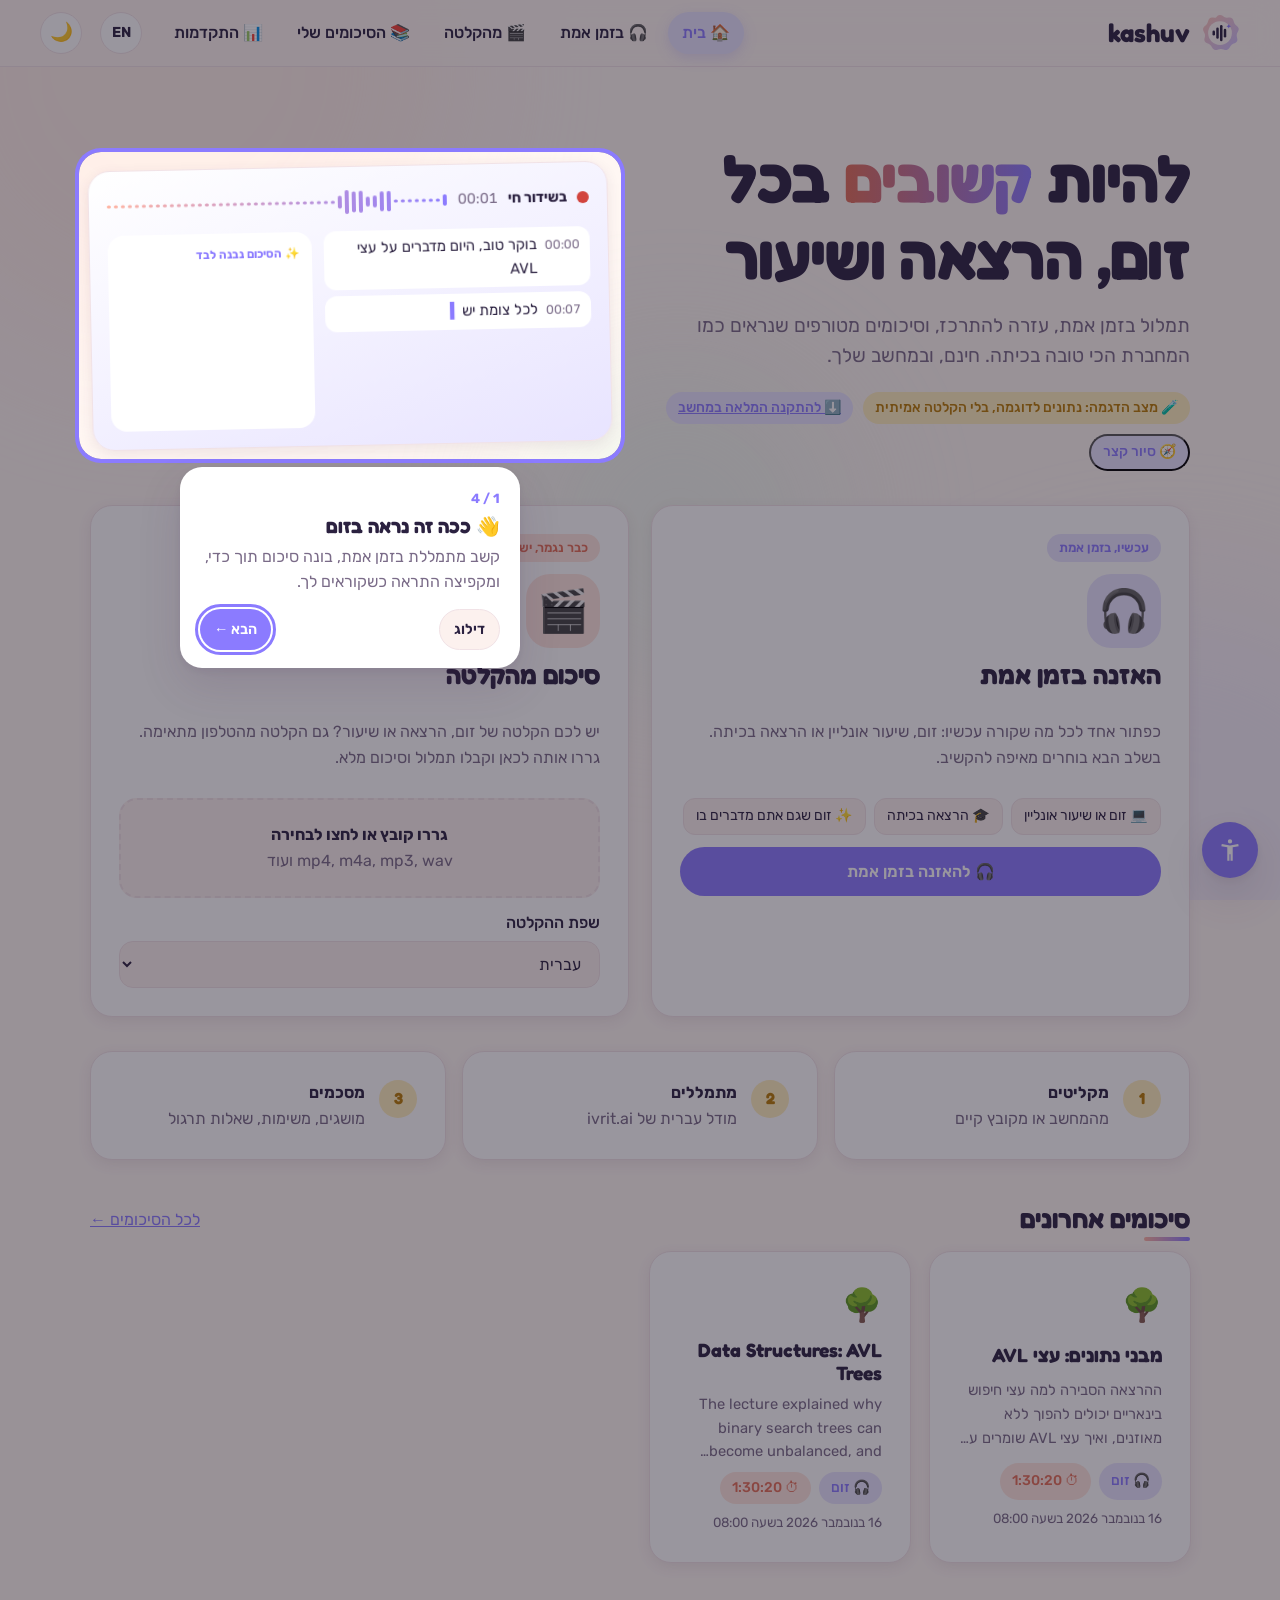
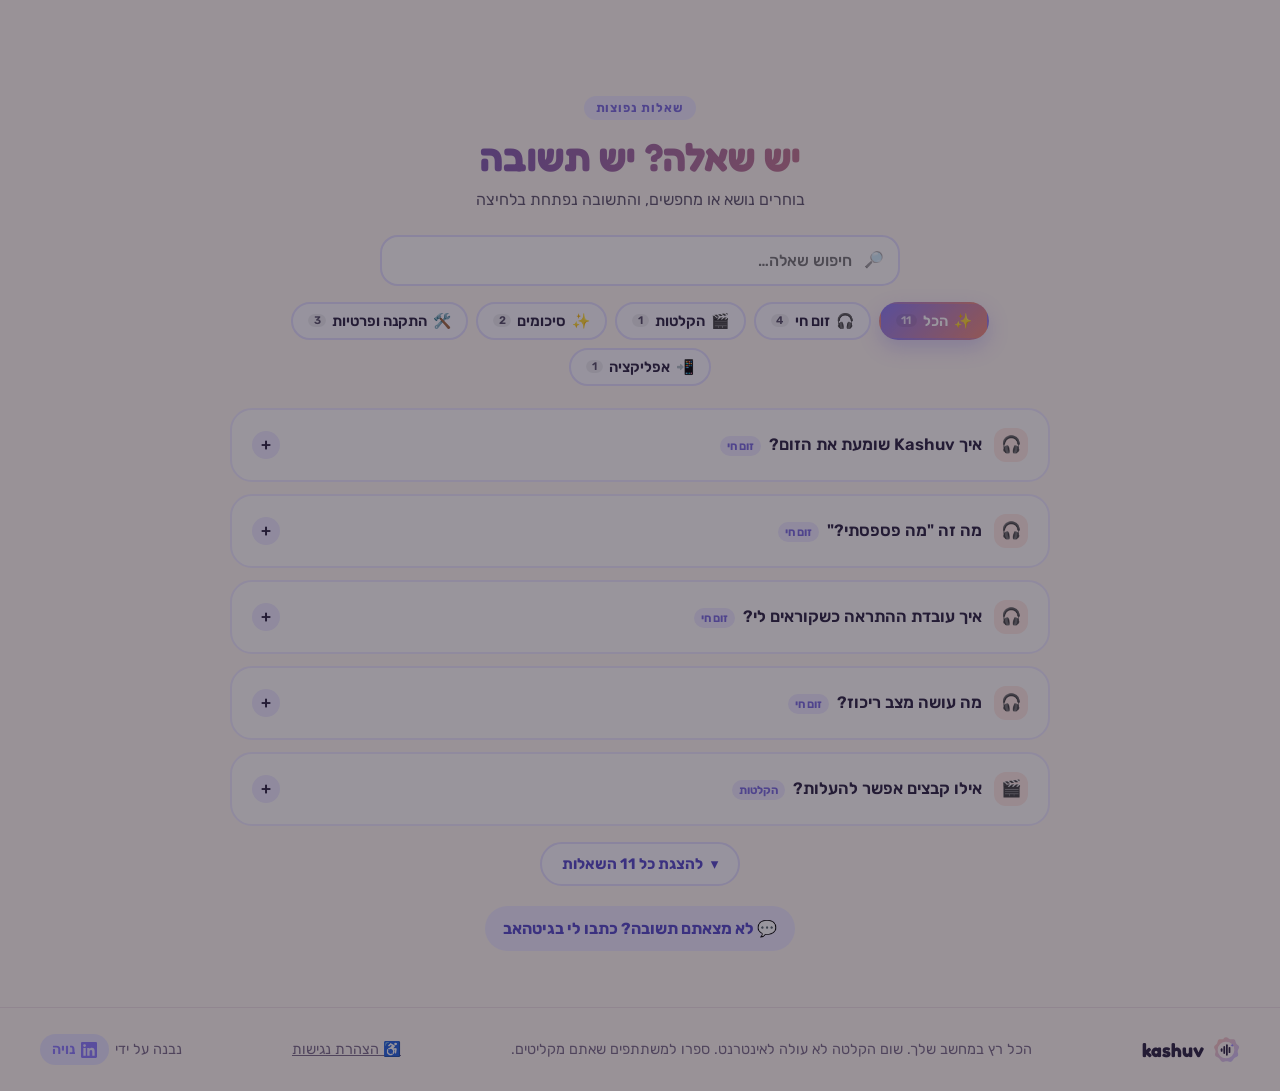
<file: index.html>
<!doctype html>
<html lang="he" dir="rtl">
<head>
  <meta charset="utf-8">
  <meta name="viewport" content="width=device-width, initial-scale=1, viewport-fit=cover">
  <title>Kashuv</title>
  <meta name="description" content="תמלול זומים, עזרה להתרכז וסיכומים מטורפים. חינם ובמחשב שלך.">
  <link rel="icon" href="static/logo.svg" type="image/svg+xml">
  <link rel="manifest" href="static/manifest.webmanifest">
  <link rel="apple-touch-icon" href="static/icons/icon-180.png">
  <meta name="theme-color" content="#8B7CF6">
  <meta name="application-name" content="Kashuv">
  <meta property="og:title" content="Kashuv · להיות קשובים בכל זום">
  <meta property="og:description" content="תמלול זומים בזמן אמת, עזרה להתרכז וסיכומים מטורפים. חינם ובמחשב שלך.">
  <meta property="og:image" content="https://noyaadivi.github.io/kashuv/docs/images/social-preview-he.jpg">
  <meta name="twitter:card" content="summary_large_image">
  <link rel="preconnect" href="https://fonts.googleapis.com">
  <link rel="preconnect" href="https://fonts.gstatic.com" crossorigin>
  <link href="https://fonts.googleapis.com/css2?family=Fredoka:wght@500;600;700&family=Rubik:wght@400;500;600;700&display=swap" rel="stylesheet">
  <script>
    // apply saved theme and accessibility settings before the first paint
    try {
      const p = JSON.parse(localStorage.getItem('kashuv-prefs') || '{}');
      if (p.theme) document.documentElement.dataset.theme = p.theme;
      for (const k of ['contrast', 'still', 'links', 'plain']) if (p[k]) document.documentElement.classList.add('a11y-' + k);
      if (p.size) document.documentElement.style.setProperty('--scale', p.size);
      if (localStorage.getItem('kashuv-lang') === 'en') { document.documentElement.lang = 'en'; document.documentElement.dir = 'ltr'; }
    } catch (e) {}
  </script>
  <link rel="stylesheet" href="static/style.css">
</head>
<body>
  <a href="#main" class="skip" data-en="Skip to content">דילוג לתוכן</a>
  <div class="blobs" aria-hidden="true"><i></i><i></i><i></i></div>

  <header class="site-head">
    <a href="#/" class="brand" aria-label="Kashuv, דף הבית" data-en-label="Kashuv, home page">
      <img src="static/logo.svg" alt="" width="40" height="40">
      <span>kashuv</span>
    </a>
    <nav aria-label="ניווט ראשי" data-en-label="Main navigation">
      <a href="#/" data-nav="home"><span aria-hidden="true">🏠</span> <span data-en="Home">בית</span></a>
      <a href="#/live" data-nav="live"><span aria-hidden="true">🎧</span> <span data-en="Live">בזמן אמת</span></a>
      <a href="#/upload" data-nav="upload"><span aria-hidden="true">🎬</span> <span data-en="From a recording">מהקלטה</span></a>
      <a href="#/library" data-nav="library"><span aria-hidden="true">📚</span> <span data-en="My summaries">הסיכומים שלי</span></a>
      <a href="#/stats" data-nav="stats"><span aria-hidden="true">📊</span> <span data-en="Progress">התקדמות</span></a>
    </nav>
    <button class="icon-btn" id="lang-btn" type="button" aria-label="עברית / English" style="font-weight:700;font-size:.9rem">EN</button>
    <button class="icon-btn" id="theme" type="button" aria-label="החלפת מצב כהה ובהיר" data-en-label="Toggle dark mode">🌙</button>
  </header>

  <main id="main" tabindex="-1"></main>

  <footer class="site-foot">
    <div class="foot-brand"><img src="static/logo.svg" alt="" width="28" height="28"> kashuv</div>
    <p class="foot-note" data-en="Everything runs on your computer. No recording is uploaded. Tell participants you are recording.">הכל רץ במחשב שלך. שום הקלטה לא עולה לאינטרנט. ספרו למשתתפים שאתם מקליטים.</p>
    <a class="foot-link" href="#/accessibility" data-en="♿ Accessibility statement">♿ הצהרת נגישות</a>
    <p class="foot-credit">
      <span data-en="Built by">נבנה על ידי</span>
      <a class="foot-name" href="https://www.linkedin.com/in/noya-adivi" target="_blank" rel="noopener noreferrer" aria-label="נויה בלינקדאין" data-en-label="Noya on LinkedIn">
        <svg viewBox="0 0 24 24" width="16" height="16" aria-hidden="true"><path fill="currentColor" d="M20.45 20.45h-3.56v-5.57c0-1.33-.02-3.04-1.85-3.04-1.85 0-2.14 1.45-2.14 2.94v5.67H9.34V9h3.42v1.56h.05c.48-.9 1.64-1.85 3.37-1.85 3.6 0 4.27 2.37 4.27 5.46v6.28ZM5.34 7.43a2.06 2.06 0 1 1 0-4.13 2.06 2.06 0 0 1 0 4.13ZM7.12 20.45H3.56V9h3.56v11.45ZM22.22 0H1.77C.79 0 0 .77 0 1.73v20.54C0 23.23.79 24 1.77 24h20.45c.98 0 1.78-.77 1.78-1.73V1.73C24 .77 23.2 0 22.22 0Z"/></svg>
        <span data-en="Noya">נויה</span>
      </a>
    </p>
  </footer>

  <div id="toasts" class="toasts" role="status" aria-live="polite"></div>

  <button id="a11y-btn" class="a11y-btn" type="button" aria-label="תפריט נגישות (אפשר לגרור)" data-en-label="Accessibility menu (draggable)" aria-expanded="false" aria-controls="a11y-panel">
    <svg viewBox="0 0 24 24" width="26" height="26" aria-hidden="true"><path fill="currentColor" d="M12 2a2 2 0 1 1 0 4 2 2 0 0 1 0-4Zm8 6.5-5.5 1V22h-2v-6h-1v6h-2V9.5L4 8.5l.4-2 7.6 1.4 7.6-1.4.4 2Z"/></svg>
  </button>
  <div id="a11y-panel" class="a11y-panel" role="dialog" aria-label="הגדרות נגישות" data-en-label="Accessibility settings" hidden>
    <h2 data-en="Accessibility">נגישות</h2>
    <div class="a11y-size">
      <span data-en="Text size">גודל טקסט</span>
      <button type="button" data-a11y="smaller" aria-label="הקטנת טקסט" data-en-label="Smaller text" data-en="A-">א-</button>
      <button type="button" data-a11y="bigger" aria-label="הגדלת טקסט" data-en-label="Bigger text" data-en="A+">א+</button>
    </div>
    <button type="button" data-a11y="contrast" data-en="◐ High contrast">◐ ניגודיות גבוהה</button>
    <button type="button" data-a11y="still" data-en="⏸ Stop animations">⏸ עצירת אנימציות</button>
    <button type="button" data-a11y="links" data-en="🔗 Highlight links">🔗 הדגשת קישורים</button>
    <button type="button" data-a11y="plain" data-en="🔤 Simple font">🔤 גופן פשוט</button>
    <button type="button" data-a11y="reset" class="ghost" data-en="Reset">איפוס</button>
    <a href="#/accessibility" class="a11y-link" data-en="Accessibility statement">הצהרת נגישות</a>
    <p class="a11y-hint" data-en="Tip: drag the button or move it with the arrow keys">טיפ: אפשר לגרור את הכפתור או להזיז אותו עם החצים</p>
  </div>

  <!-- GitHub Pages demo: sample data, no server. The real app is served by app.py from templates/index.html -->
  <script>window.KASHUV_DEMO = true;</script>
  <script src="static/demo-data.js"></script>
  <script src="static/a11y.js"></script>
  <script src="static/plus.js"></script>
  <script src="static/app.js"></script>
  <script src="static/motion.js"></script>
  <script src="static/faq.js" defer></script>
  <script src="static/noya-app.js" defer data-sw="sw.js" data-repo="https://github.com/NoyaAdivi/kashuv"></script>
</body>
</html>
</file>
<file: static/style.css>
/* Kashuv design: soft peach and lilac pastels, plum ink, rounded Fredoka headings and Rubik text (like Okeat). */
:root {
  --bg: #FFF7F3; --surface: #FFFFFF; --surface-2: #FCF1EE; --ink: #2B2140; --muted: #7A6B88; --line: #F1E2E6;
  --peach: #FFB4A2; --peach-soft: #FFE6DE; --peach-deep: #E36E57;
  --lilac: #8B7BFF; --lilac-soft: #E8E4FF; --mint: #2A9A66; --mint-soft: #D4F4E3; --butter: #B97B05; --butter-soft: #FFEEBD;
  --sky: #2F86C9; --sky-soft: #DCEFFF; --warn: #D2443E; --warn-soft: #FFE3E0;
  --shadow: 0 18px 44px rgba(76, 46, 90, .14), 0 3px 10px rgba(76, 46, 90, .07);
  --shadow-sm: 0 4px 14px rgba(76, 46, 90, .09);
  --font-display: "Fredoka", "Varela Round", "Arial Rounded MT Bold", sans-serif;
  --font-ui: "Rubik", "Assistant", "Segoe UI", Arial, sans-serif;
  --scale: 1; --r: 22px;
  color-scheme: light;
}
@media (prefers-color-scheme: dark) {
  :root:not([data-theme="light"]) {
    --bg: #1D1729; --surface: #271F36; --surface-2: #30273F; --ink: #F4ECFA; --muted: #B6A8C8; --line: #3B3150;
    --peach: #FF9C86; --peach-soft: #43303A; --peach-deep: #FF9C86; --lilac: #ABA2FF; --lilac-soft: #2F2A57;
    --mint: #71D8A5; --mint-soft: #1E3C30; --butter: #F2C258; --butter-soft: #45381A; --sky: #8CC8FF; --sky-soft: #1F3347;
    --warn: #FF8A80; --warn-soft: #452325;
    --shadow: 0 18px 44px rgba(0, 0, 0, .5), 0 3px 10px rgba(0, 0, 0, .3); --shadow-sm: 0 4px 14px rgba(0, 0, 0, .35);
    color-scheme: dark;
  }
}
:root[data-theme="dark"] {
  --bg: #1D1729; --surface: #271F36; --surface-2: #30273F; --ink: #F4ECFA; --muted: #B6A8C8; --line: #3B3150;
  --peach: #FF9C86; --peach-soft: #43303A; --peach-deep: #FF9C86; --lilac: #ABA2FF; --lilac-soft: #2F2A57;
  --mint: #71D8A5; --mint-soft: #1E3C30; --butter: #F2C258; --butter-soft: #45381A; --sky: #8CC8FF; --sky-soft: #1F3347;
  --warn: #FF8A80; --warn-soft: #452325;
  --shadow: 0 18px 44px rgba(0, 0, 0, .5), 0 3px 10px rgba(0, 0, 0, .3); --shadow-sm: 0 4px 14px rgba(0, 0, 0, .35);
  color-scheme: dark;
}

*, *::before, *::after { box-sizing: border-box; }
[hidden] { display: none !important; }
html { font-size: calc(100% * var(--scale)); scroll-behavior: smooth; }
body { margin: 0; min-height: 100vh; display: flex; flex-direction: column; background: var(--bg); color: var(--ink); font-family: var(--font-ui); line-height: 1.6; }
button, input, select, textarea { font: inherit; color: inherit; }
button { cursor: pointer; }
a { color: var(--lilac); }
:focus-visible { outline: 3px solid var(--lilac); outline-offset: 2px; border-radius: 10px; }
h1, h2, h3 { font-family: var(--font-display); line-height: 1.2; margin: 0; }
.skip { position: absolute; inset-inline-start: 12px; top: -60px; background: var(--ink); color: var(--bg); padding: 10px 16px; border-radius: 12px; z-index: 99; }
.skip:focus { top: 12px; }
.vh { position: absolute; width: 1px; height: 1px; overflow: hidden; clip: rect(0 0 0 0); }

/* floating pastel blobs */
.blobs { position: fixed; inset: 0; z-index: -1; overflow: hidden; pointer-events: none; }
.blobs i { position: absolute; width: 46vmax; height: 46vmax; border-radius: 50%; filter: blur(70px); opacity: .45; animation: float 22s ease-in-out infinite alternate; }
.blobs i:nth-child(1) { background: var(--peach-soft); top: -18vmax; inset-inline-end: -10vmax; }
.blobs i:nth-child(2) { background: var(--lilac-soft); bottom: -22vmax; inset-inline-start: -14vmax; animation-delay: -7s; }
.blobs i:nth-child(3) { background: var(--mint-soft); top: 40%; left: 40%; width: 26vmax; height: 26vmax; animation-delay: -12s; opacity: .3; }
@keyframes float { to { transform: translate(6vmax, 4vmax) scale(1.12); } }

/* header and footer */
.site-head { position: sticky; top: 0; z-index: 20; display: flex; align-items: center; gap: 18px; padding: 12px clamp(14px, 4vw, 40px); background: color-mix(in srgb, var(--bg) 78%, transparent); backdrop-filter: blur(14px); border-bottom: 1px solid var(--line); }
.brand { display: flex; align-items: center; gap: 10px; text-decoration: none; color: var(--ink); font-family: var(--font-display); font-weight: 700; font-size: 1.6rem; }
.brand img { transition: transform .5s cubic-bezier(.3, 1.6, .5, 1); }
.brand:hover img { transform: rotate(-14deg) scale(1.08); }
.site-head nav { display: flex; gap: 6px; margin-inline-start: auto; flex-wrap: wrap; }
.site-head nav a { text-decoration: none; color: var(--ink); padding: 8px 14px; border-radius: 999px; font-weight: 500; transition: background .2s; }
.site-head nav a:hover { background: var(--surface-2); }
.site-head nav a[aria-current="page"] { background: var(--lilac-soft); color: var(--lilac); }
.icon-btn { width: 42px; height: 42px; border-radius: 50%; border: 1px solid var(--line); background: var(--surface); font-size: 1.15rem; display: grid; place-items: center; transition: transform .3s; }
.icon-btn:hover { transform: rotate(20deg); }
main { flex: 1; width: min(1180px, 100%); margin: 0 auto; padding: clamp(18px, 4vw, 44px) clamp(14px, 4vw, 40px) 60px; outline: none; }
.site-foot { padding: 26px clamp(14px, 4vw, 40px); border-top: 1px solid var(--line); display: flex; flex-wrap: wrap; gap: 10px 24px; align-items: center; justify-content: space-between; color: var(--muted); font-size: .9rem; }
.foot-brand { display: flex; align-items: center; gap: 8px; font-family: var(--font-display); font-weight: 700; font-size: 1.2rem; color: var(--ink); }
.foot-note { margin: 0; }
.foot-credit { margin: 0; display: flex; align-items: center; gap: 6px; }
.foot-name { display: inline-flex; align-items: center; gap: 6px; padding: 4px 12px; border-radius: 999px; background: var(--lilac-soft); text-decoration: none; font-weight: 600; transition: transform .2s; }
.foot-name:hover { transform: translateY(-2px); }

/* building blocks */
.card { background: var(--surface); border: 1px solid var(--line); border-radius: var(--r); box-shadow: var(--shadow-sm); padding: clamp(18px, 3vw, 28px); }
.btn { display: inline-flex; align-items: center; justify-content: center; gap: 8px; border: 0; border-radius: 999px; padding: 12px 22px; font-weight: 600; background: var(--ink); color: var(--bg); text-decoration: none; transition: transform .2s, box-shadow .2s, background .2s; }
.btn:hover { transform: translateY(-2px); box-shadow: var(--shadow-sm); }
.btn:active { transform: scale(.97); }
.btn.soft { background: var(--surface-2); color: var(--ink); border: 1px solid var(--line); }
.btn.lilac { background: var(--lilac); color: #fff; }
.btn.peach { background: var(--peach); color: #2B2140; }
.btn.danger { background: var(--warn-soft); color: var(--warn); }
.btn.small { padding: 8px 14px; font-size: .9rem; }
.btn:disabled { opacity: .55; pointer-events: none; }
.chip { display: inline-flex; align-items: center; gap: 6px; padding: 5px 12px; border-radius: 999px; background: var(--c-soft, var(--lilac-soft)); color: var(--c, var(--lilac)); font-weight: 500; font-size: .875rem; }
.chips { display: flex; flex-wrap: wrap; gap: 8px; }
.field { display: grid; gap: 6px; font-weight: 500; }
.field input, .field select, .field textarea { border: 1px solid var(--line); background: var(--surface-2); border-radius: 14px; padding: 12px 14px; font-weight: 400; }
.check { display: flex; align-items: center; gap: 10px; }
.check input { width: 20px; height: 20px; accent-color: var(--lilac); }
.muted { color: var(--muted); }
.grid { display: grid; gap: 18px; }
.pop { animation: pop .55s cubic-bezier(.2, 1.3, .4, 1) both; animation-delay: calc(var(--i, 0) * 70ms); }
@keyframes pop { from { opacity: 0; transform: translateY(16px) scale(.97); } }

/* home */
.hero { text-align: center; padding: 30px 0 34px; }
.hero h1 { font-size: clamp(2.2rem, 6vw, 4rem); font-weight: 700; letter-spacing: -.01em; }
.hero h1 em { font-style: normal; background: linear-gradient(90deg, var(--peach-deep), var(--lilac)); -webkit-background-clip: text; background-clip: text; color: transparent; }
.hero p { font-size: 1.2rem; color: var(--muted); max-width: 640px; margin: 16px auto 0; }
.wave { display: inline-flex; gap: 5px; align-items: center; height: 44px; margin-bottom: 16px; }
.wave b { width: 7px; border-radius: 9px; background: linear-gradient(var(--peach), var(--lilac)); animation: bar 1.1s ease-in-out infinite; }
.wave b:nth-child(odd) { animation-delay: -.4s; } .wave b:nth-child(3n) { animation-delay: -.7s; }
@keyframes bar { 0%, 100% { height: 10px; } 50% { height: 42px; } }
.choices { display: grid; grid-template-columns: repeat(auto-fit, minmax(300px, 1fr)); gap: 22px; }
.choice { position: relative; overflow: hidden; display: grid; gap: 12px; align-content: start; transition: transform .3s, box-shadow .3s; }
.choice:hover { transform: translateY(-4px); box-shadow: var(--shadow); }
.choice .big { font-size: 2.6rem; width: 74px; height: 74px; border-radius: 24px; display: grid; place-items: center; background: var(--c-soft); }
.choice h2 { font-size: 1.6rem; }
.choice.peachy { --c-soft: var(--peach-soft); }
.choice.lilacy { --c-soft: var(--lilac-soft); }
.drop { border: 2px dashed var(--line); border-radius: 18px; padding: 22px; text-align: center; background: var(--surface-2); transition: border-color .2s, background .2s; cursor: pointer; }
.drop.over { border-color: var(--lilac); background: var(--lilac-soft); }
.status-row { display: flex; flex-wrap: wrap; gap: 10px; justify-content: center; margin-top: 20px; }
.steps { display: grid; grid-template-columns: repeat(auto-fit, minmax(220px, 1fr)); gap: 16px; margin-top: 34px; }
.step { display: flex; gap: 14px; align-items: flex-start; }
.step .n { flex: none; width: 38px; height: 38px; border-radius: 50%; display: grid; place-items: center; font-family: var(--font-display); font-weight: 700; background: var(--butter-soft); color: var(--butter); }
.section-title { display: flex; align-items: center; justify-content: space-between; gap: 12px; margin: 44px 0 16px; }
.section-title h2 { font-size: 1.6rem; }

/* library cards */
.lib { display: grid; grid-template-columns: repeat(auto-fill, minmax(260px, 1fr)); gap: 18px; }
.lib a { text-decoration: none; color: inherit; display: grid; gap: 8px; transition: transform .25s, box-shadow .25s; }
.lib a:hover { transform: translateY(-4px) rotate(-.4deg); box-shadow: var(--shadow); }
.lib .emo { font-size: 2rem; }
.lib h3 { font-size: 1.2rem; }
.lib p { margin: 0; color: var(--muted); font-size: .92rem; display: -webkit-box; -webkit-line-clamp: 3; -webkit-box-orient: vertical; overflow: hidden; }
.empty { text-align: center; padding: 40px; color: var(--muted); }
.search { width: min(360px, 100%); border: 1px solid var(--line); background: var(--surface); border-radius: 999px; padding: 10px 18px; }

/* progress */
.progress-view { display: grid; place-items: center; gap: 18px; text-align: center; padding: 50px 0; }
.ring { --p: 0; width: 170px; height: 170px; border-radius: 50%; display: grid; place-items: center; background: conic-gradient(var(--lilac) calc(var(--p) * 1%), var(--lilac-soft) 0); transition: --p .4s; position: relative; }
.ring::before { content: ""; position: absolute; inset: 14px; border-radius: 50%; background: var(--bg); }
.ring span { position: relative; font-family: var(--font-display); font-size: 2.2rem; font-weight: 700; }
.bar { width: min(420px, 90%); height: 12px; border-radius: 9px; background: var(--lilac-soft); overflow: hidden; }
.bar i { display: block; height: 100%; width: 0; background: linear-gradient(90deg, var(--peach), var(--lilac)); border-radius: 9px; transition: width .4s; }

/* live */
.live-setup { max-width: 640px; margin: 0 auto; display: grid; gap: 16px; }
.sources { border: 0; padding: 0; margin: 0; display: grid; grid-template-columns: repeat(auto-fit, minmax(160px, 1fr)); gap: 10px; }
.sources legend { font-weight: 500; margin-bottom: 8px; }
.source { position: relative; display: grid; gap: 2px; justify-items: center; text-align: center; padding: 16px 12px; border-radius: 18px; border: 2px solid var(--line); background: var(--surface-2); cursor: pointer; transition: transform .2s, border-color .2s, background .2s; }
.source:hover { transform: translateY(-3px); }
.source input { position: absolute; opacity: 0; pointer-events: none; }
.source .ico { font-size: 1.9rem; transition: transform .4s cubic-bezier(.2, 1.6, .4, 1); }
.source small { color: var(--muted); }
.source:has(input:checked) { border-color: var(--lilac); background: var(--lilac-soft); }
.source:has(input:checked) .ico { transform: scale(1.2) rotate(-8deg); }
.source:has(input:focus-visible) { outline: 3px solid var(--lilac); outline-offset: 2px; }
.note { background: var(--butter-soft); color: var(--ink); border-radius: 16px; padding: 12px 16px; font-size: .93rem; }
.note.warn { background: var(--warn-soft); }
.live-top { position: sticky; top: 72px; z-index: 10; display: flex; flex-wrap: wrap; gap: 12px; align-items: center; margin-bottom: 18px; padding: 14px 18px; }
.orb { width: 18px; height: 18px; border-radius: 50%; background: var(--warn); box-shadow: 0 0 0 0 color-mix(in srgb, var(--warn) 60%, transparent); animation: ping 1.6s infinite; }
.orb.idle { background: var(--muted); animation: none; }
@keyframes ping { 70% { box-shadow: 0 0 0 14px transparent; } 100% { box-shadow: 0 0 0 0 transparent; } }
.timer { font-family: var(--font-display); font-weight: 700; font-size: 1.4rem; font-variant-numeric: tabular-nums; }
.meter { display: flex; gap: 3px; align-items: flex-end; height: 26px; }
.meter b { width: 5px; border-radius: 4px; background: var(--lilac); height: 4px; transition: height .15s; }
.live-tools { display: flex; flex-wrap: wrap; gap: 8px; margin-inline-start: auto; }
.live-grid { display: grid; grid-template-columns: 1.5fr 1fr; gap: 18px; align-items: start; }
.stream { max-height: 64vh; overflow-y: auto; display: grid; gap: 6px; scroll-behavior: smooth; }
.line { display: flex; gap: 12px; padding: 8px 10px; border-radius: 12px; animation: pop .5s both; }
.line time { flex: none; color: var(--muted); font-size: .8rem; font-variant-numeric: tabular-nums; padding-top: 3px; }
.line.hit { background: var(--butter-soft); }
.side { display: grid; gap: 16px; position: sticky; top: 160px; }
.now { background: linear-gradient(135deg, var(--peach-soft), var(--lilac-soft)); border: 0; }
.now h3 { font-size: 1rem; color: var(--muted); font-family: var(--font-ui); font-weight: 500; }
.now p { font-family: var(--font-display); font-size: 1.35rem; font-weight: 600; margin: 6px 0 0; }
.ticks { list-style: none; padding: 0; margin: 10px 0 0; display: grid; gap: 8px; }
.ticks li { display: flex; gap: 10px; animation: pop .5s both; }
.ticks li::before { content: "✦"; color: var(--lilac); }
.missed-box { white-space: pre-line; }
.keys { font-size: .85rem; margin: -6px 0 14px; text-align: center; }
.rename { display: inline-grid; width: 38px; height: 38px; font-size: 1rem; vertical-align: middle; opacity: .55; }
.rename:hover, .rename:focus-visible { opacity: 1; }
body.focus .stream-card, body.focus .site-head nav, body.focus .site-foot { display: none; }
body.focus .live-grid { grid-template-columns: 1fr; max-width: 760px; margin: 0 auto; }
body.focus .now p { font-size: 2rem; }
.flash { animation: flash 1s 3; }
@keyframes flash { 50% { box-shadow: 0 0 0 6px var(--butter); } }

/* summary page */
.sum-hero { position: relative; overflow: hidden; display: grid; gap: 14px; background: linear-gradient(135deg, var(--peach-soft), var(--surface) 45%, var(--lilac-soft)); }
.sum-hero .emo { display: block; width: max-content; font-size: 3.4rem; line-height: 1.3; padding-top: 4px; animation: bob 4s ease-in-out infinite; }
@keyframes bob { 50% { transform: translateY(-6px) rotate(-5deg); } }
.sum-hero h1 { font-size: clamp(1.9rem, 4.5vw, 3rem); }
.tldr { font-size: 1.15rem; margin: 0; max-width: 820px; }
.meta { display: flex; flex-wrap: wrap; gap: 8px; }
.actions { display: flex; flex-wrap: wrap; gap: 8px; }
.player { position: sticky; top: 72px; z-index: 9; margin: 16px 0; display: flex; gap: 12px; align-items: center; padding: 10px 16px; }
.player audio { width: 100%; height: 40px; }
.tabs { display: flex; gap: 6px; overflow-x: auto; padding: 6px; margin: 22px 0 18px; background: var(--surface); border: 1px solid var(--line); border-radius: 999px; scrollbar-width: none; }
.tabs button { flex: none; border: 0; background: none; padding: 9px 16px; border-radius: 999px; font-weight: 500; transition: background .2s, color .2s; }
.tabs button[aria-selected="true"] { background: var(--ink); color: var(--bg); }
.panel[hidden] { display: none; }
.secs { columns: 2 340px; column-gap: 18px; }
.sec { break-inside: avoid; margin-bottom: 18px; border-top: 5px solid var(--c, var(--lilac)); }
.sec:nth-child(4n+1) { --c: var(--peach); } .sec:nth-child(4n+2) { --c: var(--lilac); } .sec:nth-child(4n+3) { --c: var(--mint); } .sec:nth-child(4n) { --c: var(--butter); }
.sec h3 { display: flex; gap: 10px; align-items: center; font-size: 1.3rem; margin-bottom: 10px; }
.sec ul { margin: 0; padding-inline-start: 20px; display: grid; gap: 8px; }
.sec li::marker { color: var(--c); }
.tips { margin-bottom: 18px; background: var(--butter-soft); border: 0; }
.concepts { display: grid; grid-template-columns: repeat(auto-fill, minmax(250px, 1fr)); gap: 14px; }
.concept b { display: block; font-family: var(--font-display); font-size: 1.15rem; color: var(--lilac); margin-bottom: 4px; }
.two { display: grid; grid-template-columns: repeat(auto-fit, minmax(300px, 1fr)); gap: 18px; }
.todo { list-style: none; padding: 0; margin: 12px 0 0; display: grid; gap: 10px; }
.todo label { display: flex; gap: 10px; align-items: flex-start; }
.todo input { width: 20px; height: 20px; accent-color: var(--mint); margin-top: 3px; }
.todo input:checked + span { text-decoration: line-through; color: var(--muted); }
.cards { display: grid; grid-template-columns: repeat(auto-fill, minmax(260px, 1fr)); gap: 16px; }
.flip { perspective: 1000px; height: 200px; border: 0; background: none; padding: 0; text-align: inherit; }
.flip .in { position: relative; width: 100%; height: 100%; transition: transform .6s cubic-bezier(.3, 1.3, .5, 1); transform-style: preserve-3d; }
.flip.on .in { transform: rotateY(180deg); }
.flip .f, .flip .b { position: absolute; inset: 0; backface-visibility: hidden; border-radius: var(--r); padding: 20px; display: grid; place-content: center; text-align: center; gap: 8px; overflow: auto; }
.flip .f { background: var(--surface); border: 1px solid var(--line); box-shadow: var(--shadow-sm); font-weight: 600; }
.flip .b { background: linear-gradient(135deg, var(--mint-soft), var(--lilac-soft)); transform: rotateY(180deg); }
.flip small { color: var(--muted); font-weight: 400; }
.tl { list-style: none; margin: 0; padding: 0; position: relative; display: grid; gap: 14px; }
.tl::before { content: ""; position: absolute; inset-inline-start: 46px; top: 6px; bottom: 6px; width: 3px; border-radius: 3px; background: linear-gradient(var(--peach), var(--lilac)); }
.tl li { display: flex; gap: 22px; align-items: center; }
.tl button { flex: none; width: 92px; border: 0; border-radius: 999px; padding: 6px; background: var(--surface); box-shadow: var(--shadow-sm); font-variant-numeric: tabular-nums; font-weight: 600; position: relative; }
.transcript { display: grid; gap: 2px; max-height: 70vh; overflow-y: auto; }
.seg { display: flex; gap: 12px; padding: 8px 10px; border-radius: 12px; border: 0; background: none; text-align: inherit; transition: background .2s; }
.seg:hover { background: var(--surface-2); }
.seg.cur { background: var(--lilac-soft); }
.seg time { flex: none; color: var(--muted); font-size: .8rem; padding-top: 3px; font-variant-numeric: tabular-nums; }
mark { background: var(--butter-soft); color: inherit; border-radius: 4px; padding: 0 2px; }
.chat { display: grid; gap: 12px; }
.bubble { padding: 12px 16px; border-radius: 18px; max-width: 85%; white-space: pre-line; animation: pop .4s both; }
.bubble.me { background: var(--lilac); color: #fff; justify-self: start; border-end-start-radius: 4px; }
.bubble.ai { background: var(--surface-2); justify-self: end; border-end-end-radius: 4px; }
.ask-row { display: flex; gap: 8px; }
.ask-row input { flex: 1; border: 1px solid var(--line); background: var(--surface-2); border-radius: 999px; padding: 12px 18px; }
.dots::after { content: "..."; animation: dots 1.2s steps(4) infinite; display: inline-block; width: 1.2em; white-space: nowrap; text-align: start; overflow: hidden; vertical-align: bottom; }
@keyframes dots { from { width: 0; } }

/* toasts */
.toasts { position: fixed; bottom: 22px; left: 50%; transform: translateX(-50%); display: grid; gap: 10px; z-index: 60; width: min(440px, 92vw); }
.toast { background: var(--ink); color: var(--bg); padding: 12px 18px; border-radius: 16px; box-shadow: var(--shadow); animation: pop .4s both; }
.toast.alert { background: var(--butter); color: #2B2140; font-weight: 600; }

/* accessibility menu */
.a11y-btn { position: fixed; bottom: 22px; right: 22px; z-index: 70; width: 56px; height: 56px; border-radius: 50%; border: 0; background: var(--lilac); color: #fff; box-shadow: var(--shadow); display: grid; place-items: center; touch-action: none; cursor: grab; }
.a11y-btn:active { cursor: grabbing; }
.a11y-panel { position: fixed; bottom: 90px; right: 22px; z-index: 70; width: 250px; display: grid; gap: 8px; padding: 16px; background: var(--surface); border: 1px solid var(--line); border-radius: var(--r); box-shadow: var(--shadow); }
.a11y-panel h2 { font-size: 1.2rem; }
.a11y-panel button { border: 1px solid var(--line); background: var(--surface-2); border-radius: 12px; padding: 9px 12px; text-align: start; }
.a11y-panel button[aria-pressed="true"] { background: var(--lilac-soft); border-color: var(--lilac); color: var(--lilac); font-weight: 600; }
.a11y-size { display: flex; align-items: center; gap: 8px; }
.a11y-size span { flex: 1; }
.a11y-size button { width: 46px; text-align: center; }
.a11y-panel .ghost { background: none; text-align: center; }
.a11y-link { text-align: center; font-size: .9rem; }
.a11y-hint { margin: 0; font-size: .78rem; color: var(--muted); text-align: center; }
.foot-link { color: var(--muted); }
.a11y-btn { transition: transform .25s, box-shadow .25s; animation: a11y-in .8s cubic-bezier(.2, 1.4, .4, 1) both; }
.a11y-btn:hover { transform: scale(1.08) rotate(-8deg); }
.a11y-btn.dragging { transform: scale(1.12); box-shadow: 0 0 0 8px color-mix(in srgb, var(--lilac) 30%, transparent), var(--shadow); transition: none; }
@keyframes a11y-in { from { opacity: 0; transform: scale(.4); } }
html.a11y-contrast { --muted: var(--ink); --line: var(--ink); }
html.a11y-contrast .blobs { display: none; }
html.a11y-still *, html.a11y-still *::before, html.a11y-still *::after { animation: none !important; transition: none !important; }
html.a11y-links a { text-decoration: underline !important; text-underline-offset: 3px; }
html.a11y-plain body, html.a11y-plain h1, html.a11y-plain h2, html.a11y-plain h3 { font-family: Arial, sans-serif; }
@media (prefers-reduced-motion: reduce) { *, *::before, *::after { animation-duration: .01ms !important; transition-duration: .01ms !important; } }

@media (max-width: 860px) {
  .live-grid { grid-template-columns: 1fr; }
  .side { position: static; }
  .site-head { flex-wrap: wrap; }
  .site-head nav { order: 3; width: 100%; justify-content: center; margin: 0; }
  .live-top, .player { top: 118px; }
}

/* print and PDF: every part of the summary, one after another */
@media print {
  .site-head, .site-foot, .a11y-btn, .a11y-panel, .blobs, .actions, .tabs, .player, .toasts, .no-print { display: none !important; }
  body { background: #fff; color: #2B2140; }
  .panel[hidden] { display: block !important; }
  .panel { margin-bottom: 26px; }
  .panel::before { content: attr(data-title); display: block; font-family: var(--font-display); font-size: 1.5rem; font-weight: 700; margin-bottom: 12px; }
  .card, .sec { box-shadow: none; break-inside: avoid; }
  .flip { height: auto; } .flip .in { transform: none !important; }
  .flip .f, .flip .b { position: static; transform: none; display: block; }
  .transcript { max-height: none; overflow: visible; }
  * { animation: none !important; }
}

/* ===== Mobile stability: no sideways drift, pinch-zoom stays allowed ===== */
html{-webkit-text-size-adjust:100%;text-size-adjust:100%}
html,body{max-width:100%;overflow-x:hidden;overflow-x:clip;overscroll-behavior-x:none}
:where(img,svg,video,canvas,iframe,table){max-width:100%}
:where(img,video){height:auto}
:where(h1,h2,h3,h4,p,li,a,span,td,th,label,button){overflow-wrap:break-word}
@media (pointer:coarse){input,select,textarea{font-size:max(16px,1em)}}

/* ---------- extras: hero demo, live wave, lecture map, practice deck, search hits, progress, tour ---------- */
.hero-split { display: grid; grid-template-columns: 1.05fr 1fr; gap: 34px; align-items: center; text-align: start; }
.hero-split .wave { justify-content: flex-start; }
.hero-split p { margin-inline: 0; }
.hero-split .status-row { justify-content: flex-start; }
.hero-demo { position: relative; padding: 18px; overflow: hidden; transform: rotate(-1.2deg); transition: transform .4s; background: linear-gradient(160deg, var(--surface), var(--lilac-soft)); }
.hero-demo:hover { transform: rotate(0) translateY(-4px); }
.hd-top { display: flex; align-items: center; gap: 10px; font-size: .9rem; }
.hd-top .orb { width: 12px; height: 12px; }
.hd-t { font-variant-numeric: tabular-nums; color: var(--muted); }
.hd-wave { flex: 1; height: 34px; min-width: 60px; }
.hd-body { display: grid; grid-template-columns: 1.3fr 1fr; gap: 12px; margin-top: 12px; min-height: 196px; }
.hd-tr { display: grid; align-content: start; gap: 6px; }
.hd-line { display: flex; gap: 8px; font-size: .92rem; padding: 6px 10px; border-radius: 12px; background: var(--surface); animation: pop .4s both; }
.hd-line time { color: var(--muted); font-size: .78rem; padding-top: 2px; font-variant-numeric: tabular-nums; }
.hd-line span::after { content: "▍"; color: var(--lilac); animation: blink 1s steps(2) infinite; }
.hd-line:not(:last-child) span::after { content: none; }
.hd-line.hit { background: var(--butter-soft); box-shadow: 0 0 0 2px var(--butter); }
@keyframes blink { 50% { opacity: 0; } }
.hd-sum { background: var(--surface); border-radius: 16px; padding: 10px 12px; font-size: .88rem; }
.hd-sum small { color: var(--lilac); font-weight: 700; }
.hd-sum ul { list-style: none; margin: 6px 0 0; padding: 0; display: grid; gap: 6px; }
.hd-sum li { background: var(--peach-soft); border-radius: 10px; padding: 5px 8px; }
.hd-alert { position: absolute; inset-inline-end: 16px; bottom: 14px; background: var(--butter); color: #2B2140; font-weight: 700; padding: 6px 14px; border-radius: 999px; box-shadow: var(--shadow-sm); animation: pop .5s both, bob 1.2s ease-in-out infinite .5s; }

.live-wave { flex-basis: 100%; width: 100%; height: 46px; margin-top: 2px; }

.tbar-card { margin: 16px 0; }
.tbar-head { display: flex; flex-wrap: wrap; align-items: baseline; gap: 4px 14px; margin-bottom: 12px; }
.tbar-head h3 { font-size: 1.1rem; }
.tbar-head .muted { font-size: .88rem; }
.tbar { position: relative; height: 54px; border-radius: 16px; background: var(--surface-2); }
.tb-seg { position: absolute; top: 6px; bottom: 6px; inset-inline-start: var(--s); width: max(var(--w), 6px); border: 0; border-radius: 10px; background: var(--c-soft); color: var(--ink); box-shadow: inset 0 -4px 0 var(--c); overflow: hidden; padding: 0 8px; font-size: .8rem; font-weight: 600; text-align: start; white-space: nowrap; transform-origin: inline-start; animation: grow .7s cubic-bezier(.2, 1.2, .4, 1) both; animation-delay: calc(var(--i) * 90ms); transition: transform .2s, filter .2s; }
.tb-seg span { display: block; overflow: hidden; text-overflow: ellipsis; }
.tb-seg:hover, .tb-seg:focus-visible { transform: translateY(-3px); filter: saturate(1.4); z-index: 2; }
@keyframes grow { from { transform: scaleX(0); opacity: 0; } }
.tb-pin { position: absolute; top: -12px; inset-inline-start: var(--s); translate: 50% 0; border: 0; background: var(--surface); border-radius: 50%; width: 30px; height: 30px; box-shadow: var(--shadow-sm); font-size: .95rem; z-index: 3; transition: transform .2s; animation: pop .5s both .6s; }
[dir=ltr] .tb-pin { translate: -50% 0; }
.tb-pin.bell { top: auto; bottom: -12px; }
.tb-pin:hover, .tb-pin:focus-visible { transform: scale(1.25); }
.tb-head { position: absolute; top: 0; bottom: 0; inset-inline-start: var(--s, 0%); width: 3px; border-radius: 3px; background: var(--peach-deep); opacity: 0; transition: inset-inline-start .25s linear, opacity .3s; pointer-events: none; z-index: 4; }
.tb-head.on { opacity: 1; }
.tbar-legend { display: flex; justify-content: space-between; color: var(--muted); font-size: .8rem; margin-top: 16px; font-variant-numeric: tabular-nums; }

.deck { max-width: 560px; margin: 0 auto; display: grid; gap: 16px; }
.deck-top { display: flex; align-items: center; gap: 12px; font-weight: 700; font-variant-numeric: tabular-nums; }
.deck-bar { flex: 1; height: 12px; border-radius: 99px; background: var(--surface-2); overflow: hidden; }
.deck-bar i { display: block; height: 100%; width: 0; border-radius: 99px; background: linear-gradient(90deg, var(--mint), var(--lilac)); transition: width .5s cubic-bezier(.2, 1.2, .4, 1); }
.deck-card { width: 100%; height: 260px; }
.deck-card .f, .deck-card .b { font-size: 1.2rem; text-align: center; place-content: center; gap: 10px; }
.deck-card em { font-style: normal; font-size: .8rem; color: var(--muted); font-weight: 400; }
.deck-card.enter { animation: pop .45s cubic-bezier(.2, 1.3, .4, 1) both; }
.deck-card.out-yes { transition: transform .28s, opacity .28s; transform: translateX(-60px) rotate(-8deg); opacity: 0; }
.deck-card.out-no { transition: transform .28s, opacity .28s; transform: translateX(60px) rotate(8deg); opacity: 0; }
[dir=ltr] .deck-card.out-yes { transform: translateX(60px) rotate(8deg); }
[dir=ltr] .deck-card.out-no { transform: translateX(-60px) rotate(-8deg); }
.deck-actions { display: flex; justify-content: center; gap: 12px; }
.deck-keys { text-align: center; font-size: .85rem; margin: 0; }
.deck-done { text-align: center; padding: 30px; display: grid; gap: 8px; justify-items: center; }
.deck-done .big { font-size: 3rem; animation: bob 1.4s ease-in-out infinite; }
.all-cards { margin-top: 26px; }
.all-cards summary { cursor: pointer; font-weight: 700; margin-bottom: 14px; color: var(--lilac); }

.lib-hint { margin: -6px 0 16px; font-size: .9rem; }
.hits { margin-top: 26px; display: grid; gap: 10px; }
.hits-title { font-size: 1.3rem; display: flex; align-items: center; gap: 10px; }
.hit { display: flex; align-items: center; gap: 14px; padding: 12px 16px; border-radius: 18px; background: var(--surface); border: 1px solid var(--line); text-decoration: none; color: inherit; box-shadow: var(--shadow-sm); transition: transform .2s, box-shadow .2s; }
.hit:hover, .hit:focus-visible { transform: translateY(-2px); box-shadow: var(--shadow); }
.hit .emo { font-size: 1.6rem; }
.hit > span:nth-child(2) { flex: 1; display: grid; }
.hit-text { color: var(--muted); font-size: .92rem; }
.hit time { flex: none; background: var(--lilac-soft); color: var(--lilac); font-weight: 700; padding: 4px 12px; border-radius: 99px; font-variant-numeric: tabular-nums; }

.kpis { display: grid; grid-template-columns: repeat(4, 1fr); gap: 16px; margin-bottom: 18px; }
.kpi { display: grid; gap: 2px; background: linear-gradient(150deg, var(--surface), var(--c-soft)); }
.kpi-e { font-size: 1.6rem; }
.kpi b { font-family: var(--font-display); font-size: 2.1rem; line-height: 1.1; color: var(--c); }
.kpi small { color: var(--muted); }
.week { display: flex; align-items: flex-end; gap: 10px; height: 170px; padding-top: 10px; }
.wk { flex: 1; height: 100%; display: flex; flex-direction: column; justify-content: flex-end; align-items: center; gap: 6px; }
.wk i { width: 100%; max-width: 38px; height: var(--h); min-height: 4px; border-radius: 10px 10px 4px 4px; background: linear-gradient(180deg, var(--lilac), var(--peach)); transform-origin: bottom; animation: rise .8s cubic-bezier(.2, 1.2, .4, 1) both; animation-delay: calc(var(--i) * 70ms); }
.wk small { color: var(--muted); font-size: .8rem; }
.wk.today small { color: var(--lilac); font-weight: 700; }
@keyframes rise { from { transform: scaleY(0); } }
.split { display: grid; gap: 14px; margin-top: 10px; }
.sp { display: grid; grid-template-columns: 120px 1fr 30px; align-items: center; gap: 10px; }
.sp-bar { height: 14px; border-radius: 99px; background: var(--surface-2); overflow: hidden; }
.sp-bar i { display: block; height: 100%; width: var(--w); border-radius: 99px; background: linear-gradient(90deg, var(--peach), var(--lilac)); animation: grow .9s cubic-bezier(.2, 1.2, .4, 1) both; transform-origin: inline-start; }
.cloud { display: flex; flex-wrap: wrap; gap: 10px; margin-top: 10px; }
.cloud .chip { text-decoration: none; transition: transform .2s; }
.cloud .chip:hover { transform: translateY(-3px) rotate(-2deg); }
.cloud small { opacity: .6; }

.tour-ring { position: fixed; z-index: 9998; border-radius: 22px; box-shadow: 0 0 0 4px var(--lilac), 0 0 0 9999px rgba(29, 23, 41, .45); pointer-events: none; transition: all .35s cubic-bezier(.2, 1.1, .4, 1); }
.tour { position: fixed; z-index: 9999; width: min(340px, calc(100vw - 24px)); background: var(--surface); border-radius: 22px; padding: 18px 20px; box-shadow: var(--shadow); animation: pop .4s both; transition: top .35s, left .35s; }
.tour small { color: var(--lilac); font-weight: 700; }
.tour h3 { margin: 4px 0 6px; font-size: 1.2rem; }
.tour p { margin: 0 0 14px; color: var(--muted); }
.tour-btns { display: flex; justify-content: space-between; gap: 10px; }

@media (max-width: 860px) {
  .hero-split { grid-template-columns: 1fr; text-align: center; }
  .hero-split .wave, .hero-split .status-row { justify-content: center; }
  .hero-split p { margin-inline: auto; }
  .hero-demo { transform: none; }
  .kpis { grid-template-columns: repeat(2, 1fr); }
}
@media (max-width: 520px) {
  .hd-body { grid-template-columns: 1fr; }
  .hd-sum { display: none; }
  .sp { grid-template-columns: 96px 1fr 24px; }
  .tb-seg span { display: none; }
}
@media print { .hero-demo, .tbar-card, .deck, .tour, .tour-ring { display: none !important; } .all-cards { display: block; } }

/* ---------- motion layer (motion.js) ---------- */
::selection { background: var(--lilac-soft); color: var(--ink); }
html { scrollbar-color: var(--lilac-soft) transparent; }
.site-head { transition: box-shadow .3s, background .3s; }
.site-head.scrolled { box-shadow: 0 6px 24px rgba(76, 46, 90, .08); }
.site-head nav { position: relative; }
.site-head nav a { position: relative; z-index: 1; transition: color .25s, background .2s; }
.site-head nav a[aria-current="page"] { background: transparent; }
.nav-pill { position: absolute; top: 0; left: 0; z-index: 0; border-radius: 999px; background: var(--lilac-soft); box-shadow: 0 4px 14px color-mix(in srgb, var(--lilac) 22%, transparent); transition: transform .45s cubic-bezier(.3, 1.4, .5, 1), width .45s cubic-bezier(.3, 1.4, .5, 1), opacity .3s; pointer-events: none; }

main.page-in > * { animation: page-in .55s cubic-bezier(.2, 1, .4, 1) both; }
main.page-in > *:nth-child(2) { animation-delay: .06s; } main.page-in > *:nth-child(3) { animation-delay: .12s; } main.page-in > *:nth-child(n+4) { animation-delay: .18s; }
@keyframes page-in { from { opacity: 0; transform: translateY(18px); filter: blur(6px); } }
.rv { opacity: 0; transform: translateY(34px) scale(.98); animation: none !important; transition: opacity .7s ease, transform .8s cubic-bezier(.2, 1.2, .4, 1); transition-delay: var(--d, 0ms); }
.rv.in { opacity: 1; transform: none; }

.rippling { position: relative; overflow: hidden; }
.ripple { position: absolute; border-radius: 50%; background: currentColor; opacity: .18; transform: scale(0); animation: ripple .65s ease-out forwards; pointer-events: none; }
@keyframes ripple { to { transform: scale(1); opacity: 0; } }
.btn.lilac { background-size: 200% 100%; background-image: linear-gradient(100deg, var(--lilac) 0%, var(--lilac) 52%, color-mix(in srgb, var(--lilac) 65%, var(--peach)) 76%, var(--lilac) 100%); background-position: 0 0; transition: background-position .8s ease, transform .2s, box-shadow .2s; }
.btn.lilac:hover { background-position: 100% 0; }

.lib a, .choice, .kpi, .concept, .hero-demo { transform-style: preserve-3d; }
.tilting { transform: perspective(900px) rotateX(var(--rx)) rotateY(var(--ry)) translateY(-4px) !important; transition: transform .12s ease-out !important; box-shadow: var(--shadow); }
.lib a, .choice, .kpi, .concept { position: relative; }
.lib a::after, .choice::after, .kpi::after, .concept::after { content: ""; position: absolute; inset: 0; border-radius: inherit; pointer-events: none; opacity: 0; transition: opacity .3s;
  background: radial-gradient(circle at var(--mx, 50%) var(--my, 50%), rgba(255, 255, 255, .45), transparent 55%); }
.tilting::after { opacity: 1; }
[data-theme=dark] .tilting::after { opacity: .25; }

.hero-split { position: relative; }
.hero-split .hero-text > .wave { display: none; }
.sparkles { position: absolute; inset: -20px 0 -40px; pointer-events: none; z-index: -1; overflow: hidden; }
.sparkles span { position: absolute; left: var(--x); bottom: -40px; font-size: 1.3rem; opacity: 0; animation: drift var(--t) linear infinite; animation-delay: var(--dl); filter: saturate(.7); }
@keyframes drift { 10% { opacity: .55; } 90% { opacity: .35; } to { transform: translate(30px, -520px) rotate(25deg); opacity: 0; } }

.section-title h2, .section-title h1 { position: relative; }
.section-title h2::after { content: ""; position: absolute; inset-inline-start: 0; bottom: -6px; height: 4px; width: 46px; border-radius: 4px; background: linear-gradient(90deg, var(--peach), var(--lilac)); transform-origin: inline-start; animation: grow .9s cubic-bezier(.2, 1.2, .4, 1) both .3s; }
.toast { animation: toast-in .5s cubic-bezier(.2, 1.4, .4, 1) both; }
@keyframes toast-in { from { opacity: 0; transform: translateY(30px) scale(.9); } }
.empty::first-letter { display: inline-block; }
.progress-view .ring { animation: breathe 2.4s ease-in-out infinite; }
@keyframes breathe { 50% { transform: scale(1.04); box-shadow: 0 0 0 14px color-mix(in srgb, var(--lilac) 12%, transparent); } }
.confetti { position: fixed; inset: 0; width: 100vw; height: 100vh; pointer-events: none; z-index: 10000; }

::view-transition-old(root), ::view-transition-new(root) { animation: none; mix-blend-mode: normal; }
::view-transition-new(root) { animation: circle-in .65s cubic-bezier(.4, 0, .2, 1); }
@keyframes circle-in { from { clip-path: circle(0 at var(--vx) var(--vy)); } to { clip-path: circle(150vmax at var(--vx) var(--vy)); } }

html.a11y-still .rv, html.a11y-still .sparkles { opacity: 1; transform: none; }
html.a11y-still .sparkles { display: none; }
@media (prefers-reduced-motion: reduce) { .rv { opacity: 1; transform: none; } .sparkles { display: none; } }

/* ---------- live vs recording: clear choices ---------- */
.choice-tag { justify-self: start; font-size: .8rem; font-weight: 600; padding: 4px 12px; border-radius: 999px; background: var(--c-soft); color: var(--ink, inherit); }
.choice.lilacy .choice-tag { color: var(--lilac); }
.choice.peachy .choice-tag { color: var(--peach-deep); }
.choice-list { list-style: none; margin: 0; padding: 0; display: flex; flex-wrap: wrap; gap: 8px; }
.choice-list li { font-size: .88rem; padding: 6px 12px; border-radius: 12px; background: var(--surface-2); border: 1px solid var(--line); }
.step-n { display: inline-grid; place-items: center; width: 26px; height: 26px; margin-inline-end: 6px; border-radius: 50%; background: var(--lilac); color: #fff; font-size: .85rem; font-weight: 700; vertical-align: middle; }
.form-step { margin: 6px 0 -4px; font-weight: 500; }
.small-note { font-size: .92rem; margin-top: 6px; }
.upload-page { max-width: 640px; margin: 0 auto; display: grid; gap: 20px; }
.choices.one { grid-template-columns: 1fr; }

/* ---------- in-app dialog (replaces the browser's plain pop-ups) ---------- */
.k-dialog { border: 0; padding: 0; border-radius: 24px; background: var(--surface); color: var(--ink); box-shadow: var(--shadow); width: min(420px, 92vw); }
.k-dialog::backdrop { background: rgba(43, 33, 64, .35); backdrop-filter: blur(4px); }
.k-dialog[open] { animation: k-pop .28s cubic-bezier(.2, 1.4, .4, 1); }
.k-dialog form { display: grid; gap: 16px; padding: 24px; }
.k-dialog-text { margin: 0; font-size: 1.05rem; font-weight: 500; line-height: 1.6; }
.k-dialog-input { font: inherit; padding: 12px 14px; border-radius: 14px; border: 2px solid var(--line); background: var(--surface-2); color: var(--ink); }
.k-dialog-input:focus { outline: none; border-color: var(--lilac); }
.k-dialog-actions { display: flex; gap: 10px; justify-content: flex-end; }
@keyframes k-pop { from { opacity: 0; transform: translateY(10px) scale(.96); } to { opacity: 1; transform: none; } }
@media (prefers-reduced-motion: reduce) { .k-dialog[open] { animation: none; } }

/* ---------- instant draft line in live mode ---------- */
.line.draft span { color: var(--muted); font-style: italic; }
.line.draft time { opacity: .6; }
.line.draft { align-items: flex-start; }
.draft-tag { align-self: flex-start; flex: none; margin-inline-start: 8px; font-size: .72rem; font-style: normal; padding: 2px 8px; border-radius: 999px; background: var(--lilac-soft, var(--surface-2)); color: var(--lilac); white-space: nowrap; animation: draft-pulse 1.6s ease-in-out infinite; }
@keyframes draft-pulse { 50% { opacity: .55; } }
@media (prefers-reduced-motion: reduce) { .draft-tag { animation: none; } }
</file>
